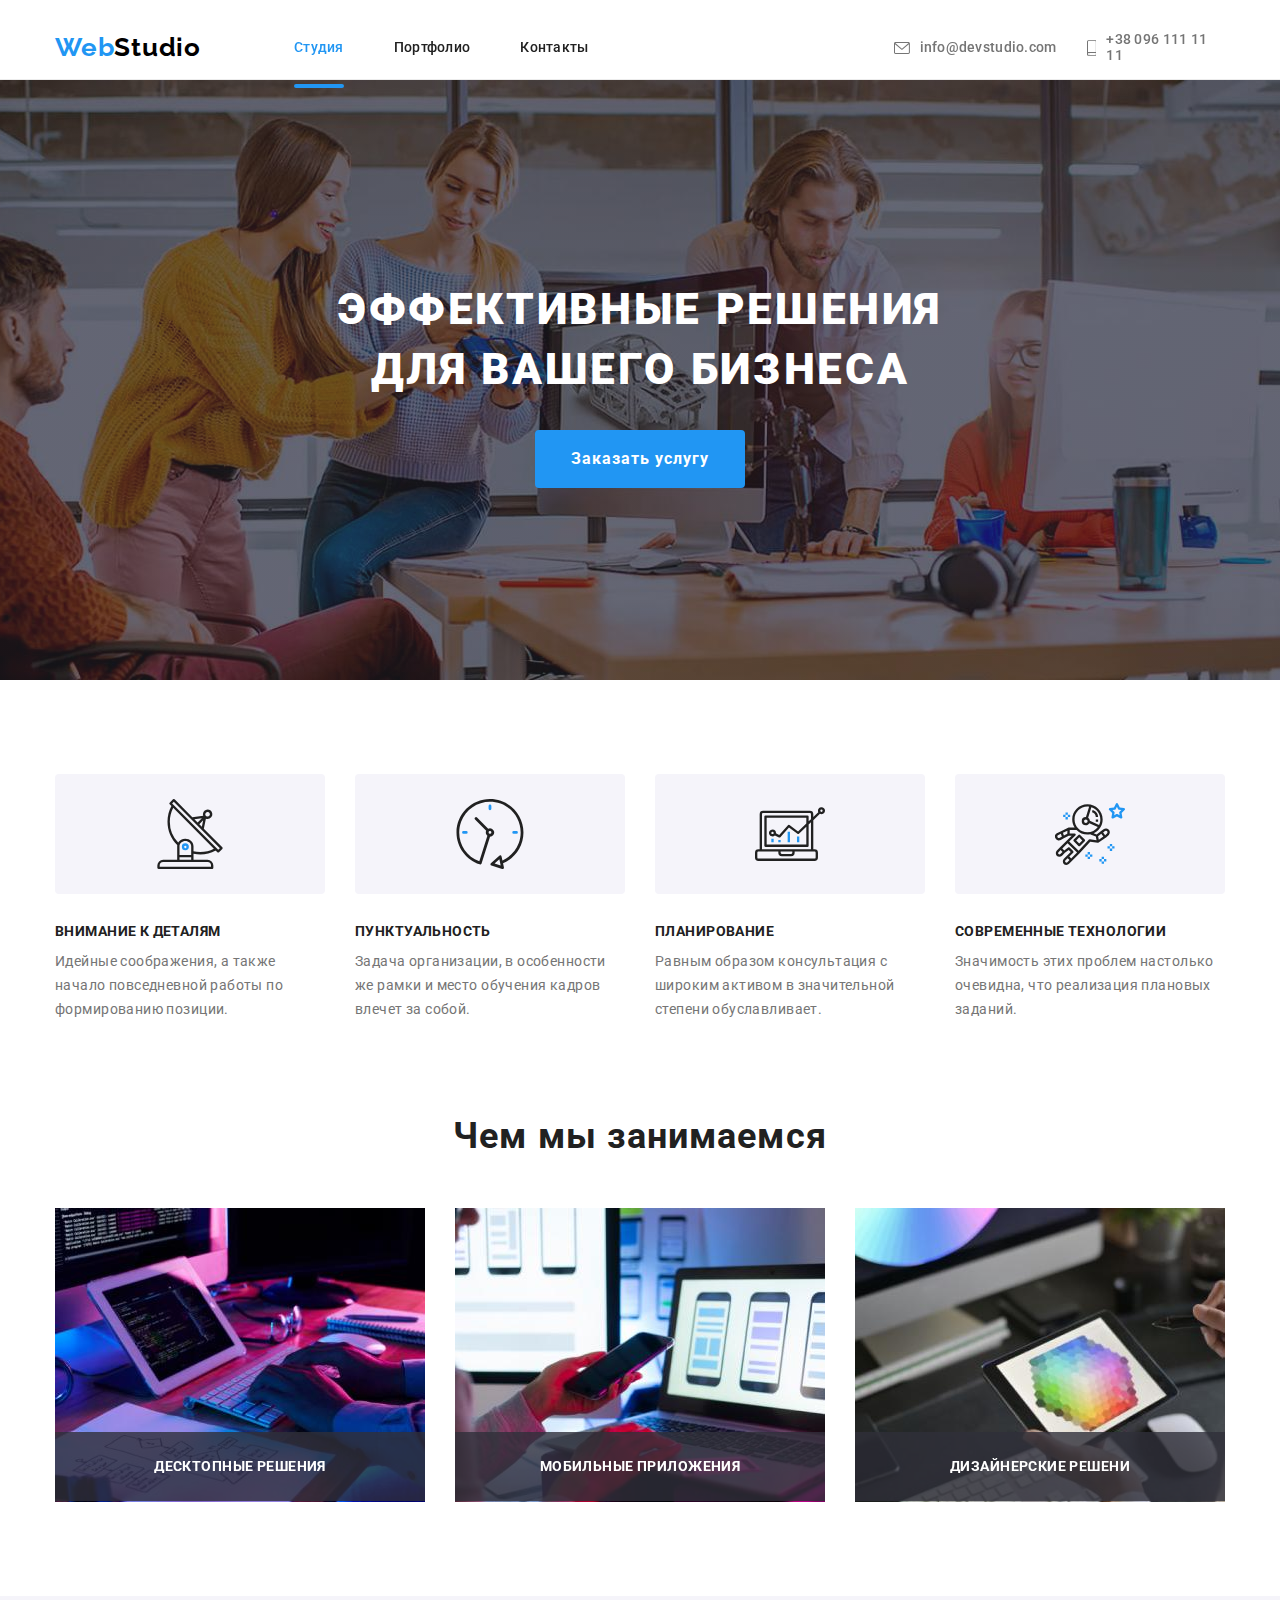
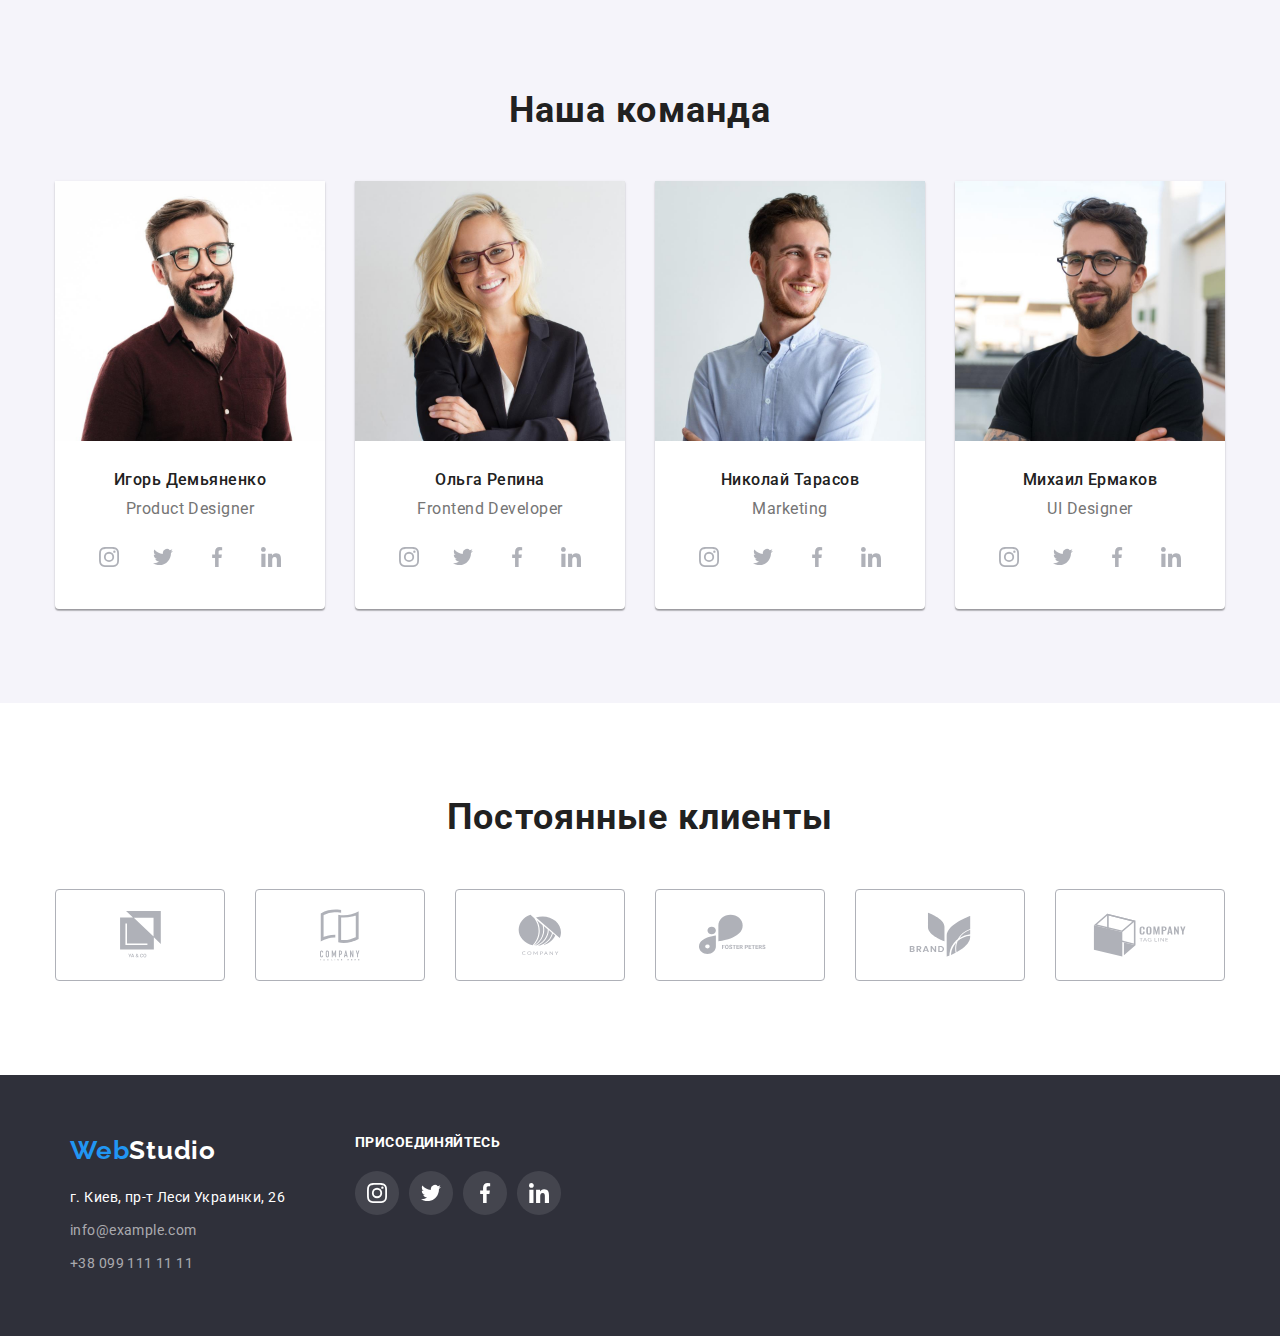
<file: index.html>
<!DOCTYPE html>
<html lang="ru">
    <head>
        <meta charset="UTF-8">
        <meta http-equiv="X-UA-Compatible" content="IE=edge">
        <meta name="viewport" content="width=device-width, initial-scale=1.0">
        <title>Студия</title>
        <link rel="preconnect" href="https://fonts.googleapis.com">
        <link rel="preconnect" href="https://fonts.gstatic.com" crossorigin>
        <link href="https://fonts.googleapis.com/css2?family=Raleway:wght@700&family=Roboto:wght@400;500;700;900&display=swap"
            rel="stylesheet">
        <link rel="stylesheet" href="./css/modern-normalize.css">
        <link rel="stylesheet" href="./css/styles.css">
    </head>
    <body>
        
            <!-- Header -->
            <header class="header">
                <div class="container main-header">
                    <nav class="nav-list">
                        <a href="./index.html" class="logo-header"><span class="web-header">Web</span><span class="studio-header">Studio</span></a>
                        <ul class="header-list">
                            <li><a class="current" href="./index.html">Студия</a></li>
                            <li><a href="./portfolio.html">Портфолио</a></li>
                            <li><a href="">Контакты</a></li>
                        </ul>
                    </nav>
                    
                    <div class="header-contatcs-list">                      
                        <a href="mailto:info@devstudio.com">
                            <svg class="icon contacts-icon" width="16" height="12">
                                <use href="./images/icons.svg#icon-mail"></use>
                            </svg>info@devstudio.com</a>                      
                        <a href="tel:+380961111111">
                            <svg class="icon contacts-icon" width="10" height="16">
                                <use href="./images/icons.svg#icon-smartphone"></use>
                            </svg>+38 096 111 11 11</a>
                    </div>
                </div>
            </header>
            <!-- End of Header -->

            <!-- Main Section -->
            <main>

                <!-- Hero section -->
                <section class="hero-section">
                    <div class="container hero-section-container">
                        <h1 class="hero-header">Эффективные решения для вашего бизнеса</h1>
                        <button class="hero-button" type="button" data-modal-open>Заказать услугу</button>
                    </div>
                </section>
                
                <!-- Modal Window -->
                <div class="backdrop is-hidden" data-modal> 
                    <div class="modal">
                        <button class="close-btn" type="button" data-modal-close>
                            <svg class="icon close-btn-icon" width="18" height="18">
                                <use href="./images/icons.svg#icon-close-button"></use>
                            </svg>
                        </button>
                    </div>
                </div>
                <!-- End of Hero section -->                               
                    
                <!-- Features -->
                <section class="section features-section">
                    <div class="container second-background-color">
                        <h2 class="features">Особенности</h2>
                        <ul class="features-list">
                        <li>
                            <div class="features-icon">
                                <svg class="icon" width="70" height="70">
                                    <use href="./images/icons.svg#icon-antenna"></use>
                                </svg>
                            </div>
                            <h3 class="features-header">Внимание к деталям</h3>
                            <p class="features-paragraph">Идейные соображения, а также начало повседневной работы по формированию позиции.</p>
                        </li>
                        <li>
                            <div class="features-icon">
                                <svg class="icon" width="70" height="70">
                                    <use href="./images/icons.svg#icon-clock"></use>
                                </svg>
                            </div>
                            <h3 class="features-header">Пунктуальность</h3>
                            <p class="features-paragraph">Задача организации, в особенности же рамки и место обучения кадров влечет за собой.</p>
                        </li>
                        <li>
                            <div class="features-icon">
                                <svg class="icon" width="70" height="70">
                                    <use href="./images/icons.svg#icon-diagram"></use>
                                </svg>
                            </div>
                            <h3 class="features-header">Планирование</h3>
                            <p class="features-paragraph">Равным образом консультация с широким активом в значительной степени обуславливает.</p>
                        </li>
                        <li>
                            <div class="features-icon">
                                <svg class="icon" width="70" height="70">
                                    <use href="./images/icons.svg#icon-astronaut"></use>
                                </svg>
                            </div>
                            <h3 class="features-header">Современные технологии</h3>
                            <p class="features-paragraph">Значимость этих проблем настолько очевидна, что реализация плановых заданий.</p>
                        </li>
                        </ul>
                    </div>
                </section>
                <!-- End of Features -->
                    
                <!-- Our work -->
                
                <section class="section">
                    <div class="container second-background-color">
                        <h2 class="our-work">Чем мы занимаемся</h2>
                        <ul class="our-work-images-list">
                            <li>
                                <div class="work-thumb">
                                    <img src="./images/box1.jpg" width="370" alt="десктопные решения">
                                    <div class="description-block">
                                        <h3 class="work-description">десктопные решения</h3>
                                    </div>
                                </div>
                            </li>

                            <li>                                                      
                                <div class="work-thumb">
                                    <img src="./images/box2.jpg" width="370" alt="мобильные приложения">
                                    <div class="description-block">
                                        <h3 class="work-description">мобильные приложения</h3>
                                    </div>
                                </div>
                            </li>

                            <li>
                                <div class="work-thumb">
                                    <img src="./images/box3.jpg" width="370" alt="дизайнерские решения">
                                    <div class="description-block">
                                        <h3 class="work-description">дизайнерские решени</h3>
                                    </div>
                                </div>
                            </li>
                        </ul>
                    </div>
                </section>                                       
                <!-- End of Our work -->
                 
                <!-- Our Team -->
                <section class="section our-team-section">
                    <div class="container">
                        <h2 class="our-team-header">Наша команда</h2>
                        <ul class="our-team-list">
                            <li class="cards">
                                <img src="./images/demyanenko.jpg" width="270" alt="фото Игоря Демьяненка">
                                <div class="our-team-name-subsection">
                                    <h3 class="our-team-list-item-header">Игорь Демьяненко</h3>
                                    <p class="our-team-list-item-paragraph">Product Designer</p>
                                    <ul class="team-social-links">
                                        <li class="links">
                                            <a href="https://www.instagram.com/" target="_blank" rel="noreferrer noopener"> 
                                                <svg class="icon" width="20" height="20">
                                                    <use href="./images/icons.svg#icon-instagram"></use>
                                                </svg>
                                            </a>
                                        </li>
                                        <li class="links">
                                            <a href="https://twitter.com/" target="_blank" rel="noreferrer noopener"> 
                                                <svg class="icon" width="20" height="20">
                                                    <use href="./images/icons.svg#icon-twitter"></use>
                                                </svg></a>
                                        </li>
                                        <li class="links">
                                            <a href="https://www.facebook.com/" target="_blank" rel="noreferrer noopener"> 
                                                <svg class="icon" width="20" height="20">
                                                    <use href="./images/icons.svg#icon-facebook"></use>
                                                </svg></a>
                                        </li>
                                        <li class="links">
                                            <a href="https://www.linkedin.com/" target="_blank" rel="noreferrer noopener"> 
                                                <svg class="icon" width="20" height="20">
                                                    <use href="./images/icons.svg#icon-linkedin"></use>
                                                </svg></a>
                                        </li>
                                    </ul>
                                </div>
                            </li>
                            <li class="cards">
                                <img src="./images/repina.jpg" width="270" alt="фото Ольгb Репинjq">
                                <div class="our-team-name-subsection">
                                    <h3 class="our-team-list-item-header">Ольга Репина</h3>
                                    <p class="our-team-list-item-paragraph">Frontend Developer</p>
                                    <ul class="team-social-links">
                                        <li class="links">
                                            <a href="https://www.instagram.com/" target="_blank" rel="noreferrer noopener">
                                                <svg class="icon" width="20" height="20">
                                                    <use href="./images/icons.svg#icon-instagram"></use>
                                                </svg>
                                            </a>
                                        </li>
                                        <li class="links">
                                            <a href="https://twitter.com/" target="_blank" rel="noreferrer noopener">
                                                <svg class="icon" width="20" height="20">
                                                    <use href="./images/icons.svg#icon-twitter"></use>
                                                </svg></a>
                                        </li>
                                        <li class="links">
                                            <a href="https://www.facebook.com/" target="_blank" rel="noreferrer noopener">
                                                <svg class="icon" width="20" height="20">
                                                    <use href="./images/icons.svg#icon-facebook"></use>
                                                </svg></a>
                                        </li>
                                        <li class="links">
                                            <a href="https://www.linkedin.com/" target="_blank" rel="noreferrer noopener">
                                                <svg class="icon" width="20" height="20">
                                                    <use href="./images/icons.svg#icon-linkedin"></use>
                                                </svg></a>
                                        </li>
                                    </ul>
                                </div>
                            </li>
                            <li class="cards">
                                <img src="./images/tarasov.jpg" width="270" alt="фото Николая Тарасова">
                                <div class="our-team-name-subsection">
                                    <h3 class="our-team-list-item-header">Николай Тарасов</h3>
                                    <p class="our-team-list-item-paragraph">Marketing</p>
                                    <ul class="team-social-links">
                                        <li class="links">
                                            <a href="https://www.instagram.com/" target="_blank" rel="noreferrer noopener">
                                                <svg class="icon" width="20" height="20">
                                                    <use href="./images/icons.svg#icon-instagram"></use>
                                                </svg>
                                            </a>
                                        </li>
                                        <li class="links">
                                            <a href="https://twitter.com/" target="_blank" rel="noreferrer noopener">
                                                <svg class="icon" width="20" height="20">
                                                    <use href="./images/icons.svg#icon-twitter"></use>
                                                </svg></a>
                                        </li>
                                        <li class="links">
                                            <a href="https://www.facebook.com/" target="_blank" rel="noreferrer noopener">
                                                <svg class="icon" width="20" height="20">
                                                    <use href="./images/icons.svg#icon-facebook"></use>
                                                </svg></a>
                                        </li>
                                        <li class="links">
                                            <a href="https://www.linkedin.com/" target="_blank" rel="noreferrer noopener">
                                                <svg class="icon" width="20" height="20">
                                                    <use href="./images/icons.svg#icon-linkedin"></use>
                                                </svg></a>
                                        </li>
                                    </ul>
                                </div>
                            </li>
                            <li class="cards">
                                <img src="./images/ermakov.jpg" width="270" alt="фото Михаила Ермакова">
                                <div class="our-team-name-subsection">
                                    <h3 class="our-team-list-item-header">Михаил Ермаков</h3>
                                    <p class="our-team-list-item-paragraph">UI Designer</p>
                                    <ul class="team-social-links">
                                        <li class="links">
                                            <a href="https://www.instagram.com/" target="_blank" rel="noreferrer noopener">
                                                <svg class="icon" width="20" height="20">
                                                    <use href="./images/icons.svg#icon-instagram"></use>
                                                </svg>
                                            </a>
                                        </li>
                                        <li class="links">
                                            <a href="https://twitter.com/" target="_blank" rel="noreferrer noopener">
                                                <svg class="icon" width="20" height="20">
                                                    <use href="./images/icons.svg#icon-twitter"></use>
                                                </svg></a>
                                        </li>
                                        <li class="links">
                                            <a href="https://www.facebook.com/" target="_blank" rel="noreferrer noopener">
                                                <svg class="icon" width="20" height="20">
                                                    <use href="./images/icons.svg#icon-facebook"></use>
                                                </svg></a>
                                        </li>
                                        <li class="links">
                                            <a href="https://www.linkedin.com/" target="_blank" rel="noreferrer noopener">
                                                <svg class="icon" width="20" height="20">
                                                    <use href="./images/icons.svg#icon-linkedin"></use>
                                                </svg></a>
                                        </li>
                                    </ul>
                                </div>
                            </li>
                        </ul>
                    </div>
                </section>
                <!-- End of Our Team -->

                <!-- Clients -->
                <section class="section our-clients">
                    <div class="container">
                        <h2 class="our-clients-header">Постоянные клиенты</h2>
                        <ul class="our-clients-list">
                            <li class="clients-items">
                                <a href="#" target="_blank" rel="noreferrer noopener">
                                    <svg class="icon" width="41" height="46.7">
                                        <use href="./images/icons.svg#icon-logo1"></use>
                                    </svg>
                                </a>
                            </li>
                            <li class="clients-items">
                                <a href="#" target="_blank" rel="noreferrer noopener">
                                    <svg class="icon" width="40" height="52">
                                        <use href="./images/icons.svg#icon-logo2"></use>
                                    </svg>
                                </a>
                            </li>
                            <li class="clients-items">
                                <a href="#" target="_blank" rel="noreferrer noopener">
                                    <svg class="icon" width="43.46" height="41.18">
                                        <use href="./images/icons.svg#icon-logo3"></use>
                                    </svg>
                                </a>
                            </li>
                            <li class="clients-items">
                                <a href="#" target="_blank" rel="noreferrer noopener">
                                    <svg class="icon" width="84.44" height="40.62">
                                        <use href="./images/icons.svg#icon-logo4"></use>
                                    </svg>
                                </a>
                            </li>
                            <li class="clients-items">
                                <a href="#" target="_blank" rel="noreferrer noopener">
                                    <svg class="icon" width="62.54" height="45.43">
                                        <use href="./images/icons.svg#icon-logo5"></use>
                                    </svg>
                                </a>
                            </li>
                            <li class="clients-items">
                                <a href="#" target="_blank" rel="noreferrer noopener">
                                    <svg class="icon" width="93.79" height="43.93">
                                        <use href="./images/icons.svg#icon-logo6"></use>
                                    </svg>
                                </a>
                            </li>
                        </ul>
                    </div>
                </section>
            </main>
            <!-- End of Main Section -->
            
            <!-- Footer -->
            <footer class="footer">
                <div class="container footer-sections">
                    <div>
                        <a href="./index.html" class="logo-footer"><span class="web-footer">Web</span><span class="studio-footer">Studio</span></a>
                        <address class="address-list">
                            <p class="address">г. Киев, пр-т Леси Украинки, 26</p>
                            <a class="contacts-mail-tel" href="mailto:info@example.com">info@example.com</a>
                            <a class="contacts-mail-tel" href="tel:+380991111111">+38 099 111 11 11</a>
                        </address>
                    </div>

                    <div class="add-to-us">
                        <h2 class="add-to-us-header">Присоединяйтесь</h2>
                        <ul class="add-to-us-list">
                            <li class="add-to-us-links">
                                <a href="https://www.instagram.com/" target="_blank" rel="noreferrer noopener">
                                    <svg class="icon" width="20" height="20">
                                        <use href="./images/icons.svg#icon-instagram-footer"></use>
                                    </svg>
                                </a>
                            </li>
                            <li class="add-to-us-links">
                                <a href="https://twitter.com/" target="_blank" rel="noreferrer noopener">
                                    <svg class="icon" width="20" height="20">
                                        <use href="./images/icons.svg#icon-twitter-footer"></use>
                                    </svg>
                                </a>
                            </li>
                            <li class="add-to-us-links">
                                <a href="https://www.facebook.com/" target="_blank" rel="noreferrer noopener">
                                    <svg class="icon" width="20" height="20">
                                        <use href="./images/icons.svg#icon-facebook-footer"></use>
                                    </svg>
                                </a>
                            </li>
                            <li class="add-to-us-links">
                                <a href="https://www.linkedin.com/" target="_blank" rel="noreferrer noopener">
                                    <svg class="icon" width="20" height="20">
                                        <use href="./images/icons.svg#icon-linkedin-footer"></use>
                                    </svg>
                                </a>
                            </li>
                        </ul>
                    </div>
                </div>
            </footer>
            <!-- End of Footer -->
        <script src="./js/modal.js"></script>
    </body>
</html>
</file>
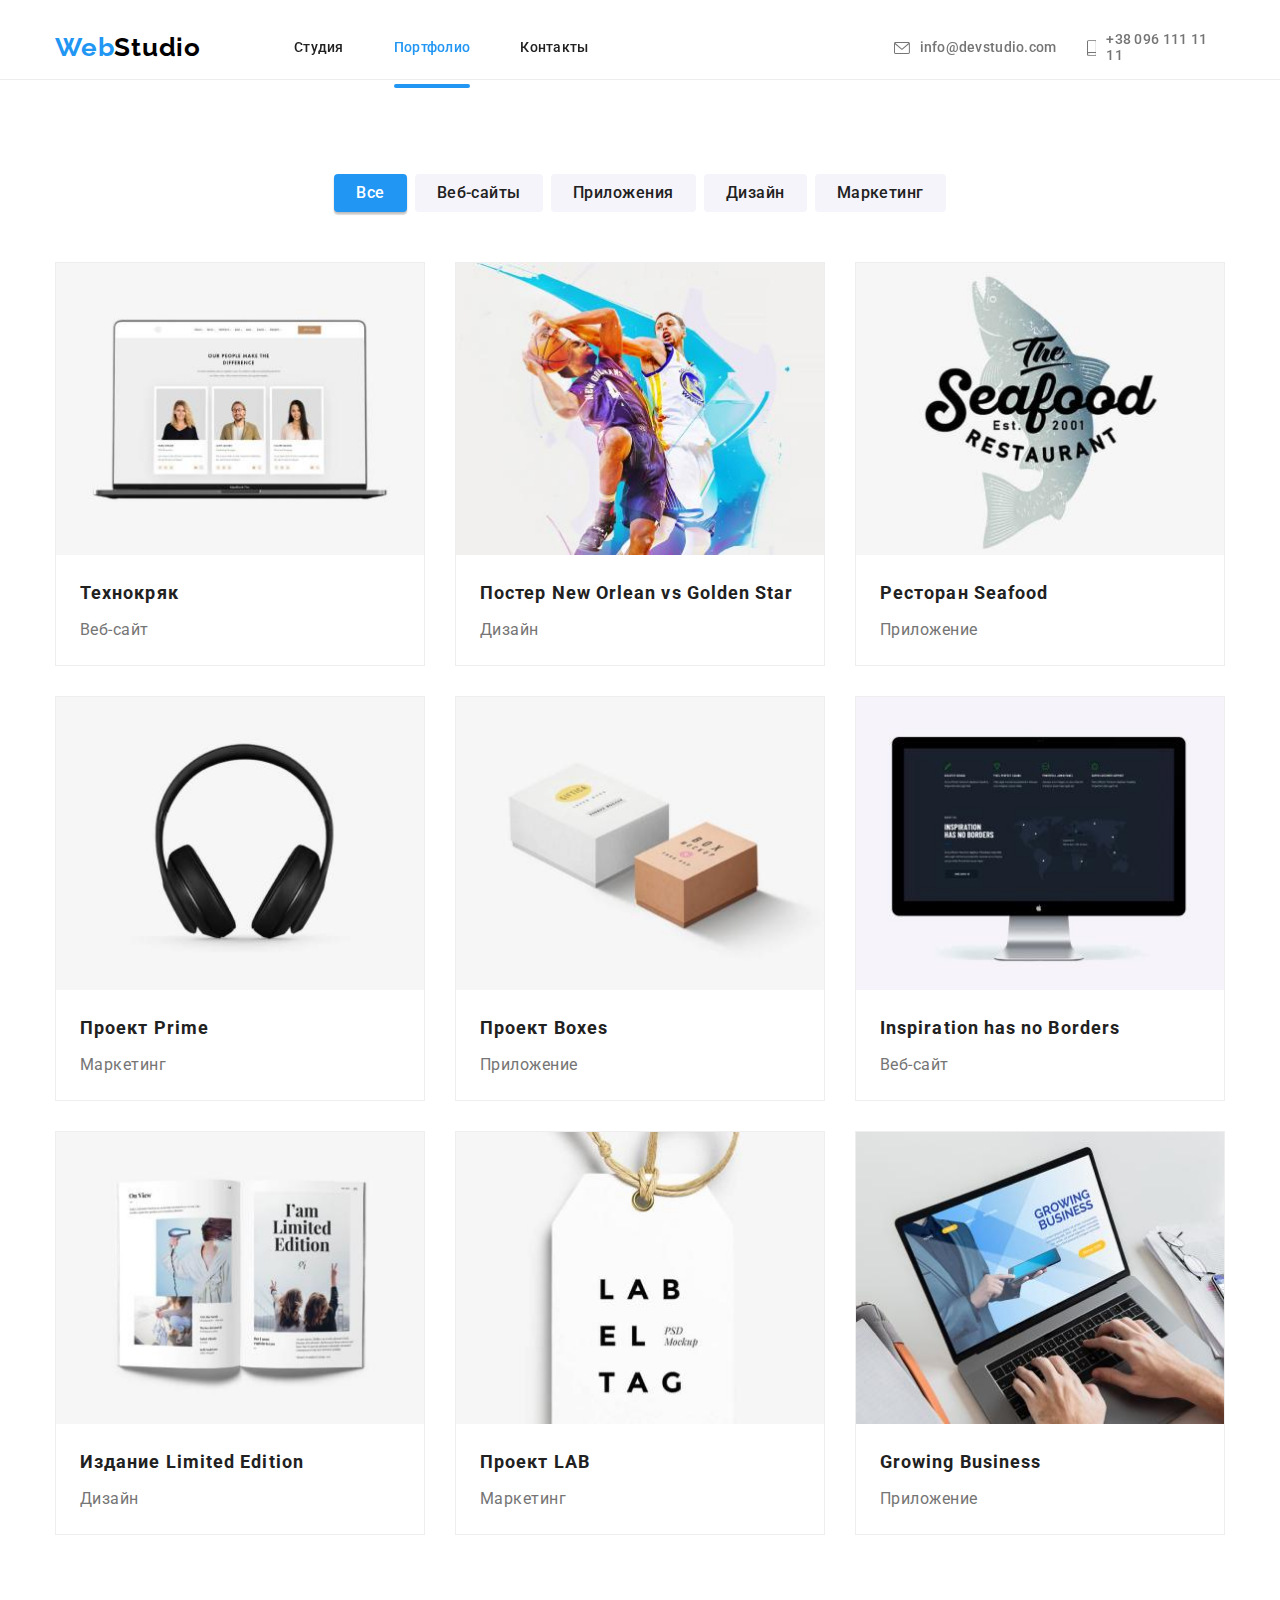
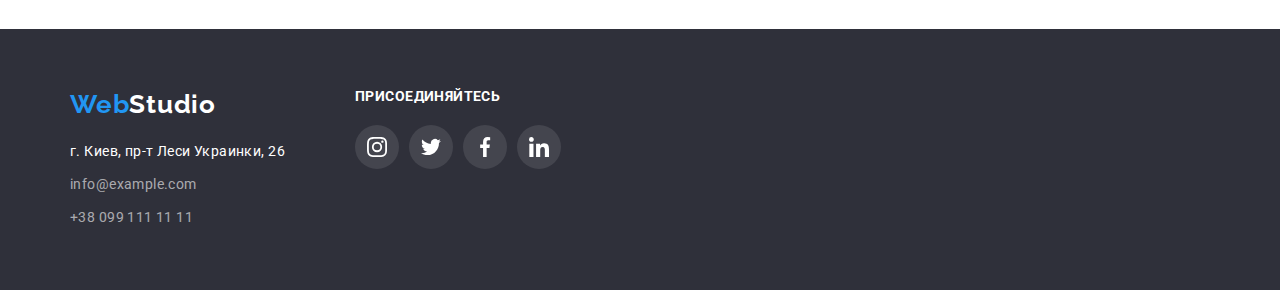
<file: portfolio.html>
<!DOCTYPE html>
<html lang="ru">
    <head>
        <meta charset="UTF-8">
        <meta http-equiv="X-UA-Compatible" content="IE=edge">
        <meta name="viewport" content="width=device-width, initial-scale=1.0">
        <title>Портфолио</title>
        <link rel="preconnect" href="https://fonts.googleapis.com">
        <link rel="preconnect" href="https://fonts.gstatic.com" crossorigin>
        <link href="https://fonts.googleapis.com/css2?family=Raleway:wght@700&family=Roboto:wght@400;500;700;900&display=swap"
            rel="stylesheet">
        <link rel="stylesheet" href="./css/modern-normalize.css">
        <link rel="stylesheet" href="./css/styles.css">
    </head>

    <body>
        
            <!-- Header -->
            <header class="header">
                <div class="container main-header">
                    <nav class="nav-list">
                        <a href="./index.html" class="logo-header"><span class="web-header">Web</span><span
                                class="studio-header">Studio</span></a>
                        <ul class="header-list">
                            <li><a href="./index.html">Студия</a></li>
                            <li><a class="current" href="./portfolio.html">Портфолио</a></li>
                            <li><a href="">Контакты</a></li>
                        </ul>
                    </nav>
            
                    <div class="header-contatcs-list">
                        <a href="mailto:info@devstudio.com">
                            <svg class="icon contacts-icon" width="16" height="12">
                                <use href="./images/icons.svg#icon-mail"></use>
                            </svg>info@devstudio.com</a>
                        <a href="tel:+380961111111">
                            <svg class="icon contacts-icon" width="10" height="16">
                                <use href="./images/icons.svg#icon-smartphone"></use>
                            </svg>+38 096 111 11 11</a>
                    </div>
                </div>
            </header>
            <!-- End of Header -->

            <!-- Main Section -->
            <main>
                <section class="section main-section">
                    <div class="container">
                        <ul class="filter-list">
                            <li><button class="filter-buttons current-button" type="button">Все</button></li>
                            <li><button class="filter-buttons" type="button">Веб-сайты</button></li>
                            <li><button class="filter-buttons" type="button">Приложения</button></li>
                            <li><button class="filter-buttons" type="button">Дизайн</button></li>
                            <li><button class="filter-buttons" type="button">Маркетинг</button></li>
                        </ul>
                                               
                        <ul class="block-list">
                            <li class="block">
                                <div class="portfolio-overlay">
                                    <img src="./images/techcrack.jpg" width="370" alt="ноутбук с фото трех контактов">
                                    <p class="overlay-text">Технокряк это современная площадка распространения коронавируса. 
                                    Компании используют эту платформу для цифрового шпионажа и атак на защищённые сервера конкурентов.</p>
                                </div>

                                <div class="sub-block">
                                    <h3 class="block-header">Технокряк</h3>
                                    <p class="block-paragraph">Веб-сайт</p>
                                </div>
                            </li>

                            <li class="block">
                                <div class="portfolio-overlay">
                                    <img src="./images/poster-new-orlean-vs-golden-star.jpg" width="370" alt="постер двух баскетболистов">
                                    <p class="overlay-text">Lorem ipsum dolor sit amet, consectetur adipisicing elit. 
                                    Ex recusandae tempore ratione porro pariatur consectetur ipsam rerum, numquam minus sint.</p>
                                </div>
                                <div class="sub-block">
                                    <h3 class="block-header">Постер New Orlean vs Golden Star</h3>
                                    <p class="block-paragraph">Дизайн</p>
                                </div>
                            </li>

                            <li class="block">
                                <div class="portfolio-overlay">
                                    <img src="./images/restaurant-seafood.jpg" width="370" alt="постер ресторана морепродуктов">
                                    <p class="overlay-text">Lorem ipsum dolor sit amet, consectetur adipisicing elit.
                                    Ex recusandae tempore ratione porro pariatur consectetur ipsam rerum, numquam minus sint.</p>
                                </div>                             
                                <div class="sub-block">
                                    <h3 class="block-header">Ресторан Seafood</h3>
                                    <p class="block-paragraph">Приложение</p>
                                </div>
                            </li>

                            <li class="block">
                                <div class="portfolio-overlay">
                                    <img src="./images/project-prime.jpg" width="370" alt="фото наушников">
                                    <p class="overlay-text">Lorem ipsum dolor sit amet, consectetur adipisicing elit.
                                    Ex recusandae tempore ratione porro pariatur consectetur ipsam rerum, numquam minus sint.</p>
                                </div>
                                <div class="sub-block">
                                    <h3 class="block-header">Проект Prime</h3>
                                    <p class="block-paragraph">Маркетинг</p>
                                </div>
                            </li>

                            <li class="block">
                                <div class="portfolio-overlay">
                                    <img src="./images/project-boxes.jpg" width="370" alt="фото двух коробок">
                                    <p class="overlay-text">Lorem ipsum dolor sit amet, consectetur adipisicing elit.
                                    Ex recusandae tempore ratione porro pariatur consectetur ipsam rerum, numquam minus sint.</p>
                                </div>
                                <div class="sub-block">
                                    <h3 class="block-header">Проект Boxes</h3>
                                    <p class="block-paragraph">Приложение</p>
                                </div>
                            </li>
                            
                            <li class="block">
                                <div class="portfolio-overlay">
                                    <img src="./images/inspiration-has-no-borders.jpg" width="370" alt="фото аймака с картой мира">
                                    <p class="overlay-text">Lorem ipsum dolor sit amet, consectetur adipisicing elit.
                                    Ex recusandae tempore ratione porro pariatur consectetur ipsam rerum, numquam minus sint.</p>
                                </div>
                                <div class="sub-block">
                                    <h3 class="block-header">Inspiration has no Borders</h3>
                                    <p class="block-paragraph">Веб-сайт</p>
                                </div>
                            </li>

                            <li class="block">
                                <div class="portfolio-overlay">
                                    <img src="./images/limited-edition.jpg" width="370" alt="фото книги ограниченого издания">
                                    <p class="overlay-text">Lorem ipsum dolor sit amet, consectetur adipisicing elit.
                                    Ex recusandae tempore ratione porro pariatur consectetur ipsam rerum, numquam minus sint.</p>
                                </div>
                                <div class="sub-block">
                                    <h3 class="block-header">Издание Limited Edition</h3>
                                    <p class="block-paragraph">Дизайн</p>
                                </div>
                            </li>
                            <li class="block">
                                <div class="portfolio-overlay">
                                    <img src="./images/project-lab.jpg" width="370" alt="фото лейбла">
                                    <p class="overlay-text">Lorem ipsum dolor sit amet, consectetur adipisicing elit.
                                    Ex recusandae tempore ratione porro pariatur consectetur ipsam rerum, numquam minus sint.</p>
                                </div>
                                <div class="sub-block">
                                    <h3 class="block-header">Проект LAB</h3>
                                    <p class="block-paragraph">Маркетинг</p>
                                </div>
                            </li>

                            <li class="block">
                                <div class="portfolio-overlay">
                                    <img src="./images/growing-buisnes.jpg" width="370" alt="фото макбука в рабочей обстановке">
                                    <p class="overlay-text">Lorem ipsum dolor sit amet, consectetur adipisicing elit.
                                    Ex recusandae tempore ratione porro pariatur consectetur ipsam rerum, numquam minus sint.</p>
                                </div>
                                <div class="sub-block">
                                    <h3 class="block-header">Growing Business</h3>
                                    <p class="block-paragraph">Приложение</p>
                                </div>
                            </li>
                        </ul>
                    </div>
                </section>
            </main>

            <!-- Footer -->
            <footer class="footer">
                <div class="container footer-sections">
                    <div>
                        <a href="./index.html" class="logo-footer"><span class="web-footer">Web</span><span
                                class="studio-footer">Studio</span></a>
                        <address class="address-list">
                            <p class="address">г. Киев, пр-т Леси Украинки, 26</p>
                            <a class="contacts-mail-tel" href="mailto:info@example.com">info@example.com</a>
                            <a class="contacts-mail-tel" href="tel:+380991111111">+38 099 111 11 11</a>
                        </address>
                    </div>
            
                    <div class="add-to-us">
                        <h2 class="add-to-us-header">Присоединяйтесь</h2>
                        <ul class="add-to-us-list">
                            <li class="add-to-us-links">
                                <a href="https://www.instagram.com/" target="_blank" rel="noreferrer noopener">
                                    <svg class="icon" width="20" height="20">
                                        <use href="./images/icons.svg#icon-instagram-footer"></use>
                                    </svg>
                                </a>
                            </li>
                            <li class="add-to-us-links">
                                <a href="https://twitter.com/" target="_blank" rel="noreferrer noopener">
                                    <svg class="icon" width="20" height="20">
                                        <use href="./images/icons.svg#icon-twitter-footer"></use>
                                    </svg>
                                </a>
                            </li>
                            <li class="add-to-us-links">
                                <a href="https://www.facebook.com/" target="_blank" rel="noreferrer noopener">
                                    <svg class="icon" width="20" height="20">
                                        <use href="./images/icons.svg#icon-facebook-footer"></use>
                                    </svg>
                                </a>
                            </li>
                            <li class="add-to-us-links">
                                <a href="https://www.linkedin.com/" target="_blank" rel="noreferrer noopener">
                                    <svg class="icon" width="20" height="20">
                                        <use href="./images/icons.svg#icon-linkedin-footer"></use>
                                    </svg>
                                </a>
                            </li>
                        </ul>
                    </div>
                </div>
            </footer>
            <!-- End of Footer -->
    </body>
</html>
</file>
<file: css/styles.css>
:root {
  --brand-color: #2196f3;
  --main-color: #000000;
  --second-main-color: #ffffff;
  --secondary-color: #212121;
  --contacts-color-header: #757575;
  --contacts-color-footer: #ffffff99;
  --background-color-main: #2f303a;
  --background-color-second: #ffffff;
  --background-color-third: #f5f4fa;
  --border-block-portfolio-page: #eeeeee;
  --icons-color: #afb1b8;
  --animation-time: 250ms;
  --cubic: cubic-bezier(0.4, 0, 0.2, 1);
  --header-height: 80px;
}

/* Reset Styles */
h1,
h2,
h3,
h4,
h5,
h6,
p,
ul {
  margin: 0px;
  padding: 0px;
  list-style: none;
}
/* End of Reset Styles */

body {
  font-family: "Roboto", sans-serif;
  color: var(--secondary-color);
  padding-top: 80px;
}
li {
  list-style-type: none;
}
a {
  text-decoration: none;
}
img {
  display: block;
  max-width: 100%;
}
.container {
  width: 1200px;
  margin-left: auto;
  margin-right: auto;
  padding-left: 15px;
  padding-right: 15px;
  /* outline: 1px red solid; */
}
.section {
  padding-bottom: 94px;
}

/* Header */

/* Logo Header */
.logo-header {
  font-family: "Raleway", sans-serif;
  text-decoration: none;
  font-weight: 700;
  font-size: 26px;
  line-height: 1.19;
  letter-spacing: 0.03em;
  padding-top: 24px;
  padding-bottom: 24px;
  transition: text-decoration var(--animation-time) var(--cubic);
}
.logo-header:focus,
.logo-header:hover {
  text-decoration: underline var(--brand-color);
}
.web-header {
  color: var(--brand-color);
}
.studio-header {
  color: var(--main-color);
}
/* End of Logo Header */

/* Main Header */
.main-header {
  display: flex;
  align-items: center;
}
.header {
  background-color: var(--background-color-second);
  font-weight: 500;
  font-size: 14px;
  line-height: 1.14;
  letter-spacing: 0.02em;
  border-bottom: 1px solid #ececec;
  height: var(--header-height);
  position: fixed;
  width: 100%;
  top: 0;
  left: 0;
  z-index: 2;
}

.nav-list {
  display: flex;
  align-items: center;
}

.header-list {
  display: flex;
  margin-left: 93px;
  margin-right: 305px;
  padding-left: 0px;
}

.header-list a {
  color: var(--secondary-color);
  display: block;
  padding-bottom: 32px;
  padding-top: 32px;
  position: relative;
  transition: color var(--animation-time) var(--cubic);
}
.header-list li:not(:last-child) {
  margin-right: 50px;
}

.header-list a:hover,
.header-list a:focus {
  color: var(--brand-color);
}
.header-list .current {
  color: var(--brand-color);
}
.header-list a::after {
  content: "";
  position: absolute;
  left: 0;
  bottom: 0;
  display: block;
  width: 100%;
  height: 4px;
  border-radius: 2px;
  background-color: var(--brand-color);
  opacity: 0;
  transition: opacity var(--animation-time) var(--cubic);
}
.header-list a:hover:after,
.header-list a:focus:after {
  opacity: 1;
}
.header-list .current::after {
  opacity: 1;
}
.header-contatcs-list {
  display: flex;
}
.header-contatcs-list a {
  display: flex;
  align-items: center;
  color: var(--contacts-color-header);
  padding-top: 32px;
  padding-bottom: 32px;
  padding-right: 0px;
  transition: color var(--animation-time) var(--cubic);
}
.contacts-icon {
  margin-right: 10px;
  fill: currentColor;
}

.header-contatcs-list a:hover,
.header-contatcs-list a:focus {
  color: var(--brand-color);
}
.header-contatcs-list a:not(:last-child) {
  margin-right: 30px;
}
/* End of Header */

/* Hero Section */
.hero-section {
  background-color: var(--background-color-main);
  background-image: linear-gradient(
      to right,
      rgba(47, 48, 58, 0.4) 50%,
      rgba(47, 48, 58, 0.4) 50%
    ),
    url(../images/hero-bckg-img.jpg);
  max-width: 1600px;
  max-height: 600px;
  background-repeat: no-repeat;
  background-size: cover;
  background-position: center;
  margin-left: auto;
  margin-right: auto;
  padding-top: 200px;
  padding-bottom: 200px;
}
.hero-section-container {
  width: 696px;
}
.hero-header {
  color: var(--background-color-second);
  font-weight: 900;
  font-size: 44px;
  line-height: 1.36;
  text-align: center;
  letter-spacing: 0.06em;
  text-transform: uppercase;
  margin-bottom: 30px;
}
.hero-button {
  color: var(--second-main-color);
  background-color: var(--brand-color);
  cursor: pointer;
  border: 4px solid var(--brand-color);
  border-radius: 4px;
  font-family: Roboto, sans-serif;
  font-weight: 700;
  font-size: 16px;
  line-height: 1.87;
  display: flex;
  align-items: center;
  text-align: center;
  letter-spacing: 0.06em;
  padding: 10px 32px;
  margin: 0 auto;
}
.hero-button:hover,
.hero-button:focus {
  border: 4px solid var(--brand-color);
}

/* Modal Window */
.backdrop {
  position: fixed;
  top: 0;
  left: 0;
  width: 100%;
  height: 100%;
  background-color: rgba(0, 0, 0, 0.2);
  cursor: not-allowed;
  opacity: 1;
  transition: opacity var(--animation-time) var(--cubic);
}
.backdrop.is-hidden {
  opacity: 0;
  pointer-events: none;
}
.backdrop.is-hidden .modal {
  transform: translate(-50%, -50%) scale(1.1);
}
.modal {
  position: absolute;
  top: 50%;
  left: 50%;
  width: 528px;
  height: 581px;
  transform: translate(-50%, -50%) scale(1);
  transition: transform var(--animation-time) var(--cubic);
  border-radius: 4px;
  background-color: var(--background-color-second);
  box-shadow: 0px 1px 3px rgba(0, 0, 0, 0.12), 0px 1px 1px rgba(0, 0, 0, 0.14),
    0px 2px 1px rgba(0, 0, 0, 0.2);
  cursor: initial;
}
.close-btn {
  position: absolute;
  top: 8px;
  right: 8px;
  width: 30px;
  height: 30px;
  border-radius: 50%;
  border: solid 1px rgba(0, 0, 0, 0.1);
  background-color: var(--background-color-second);
  cursor: pointer;
  display: flex;
  justify-content: center;
  align-items: center;
}
/* End of Modal Window */
/* End of Hero Section */

/* Features */
.second-background-color {
  background-color: var(--background-color-second);
}
.features {
  display: none;
}
.features-section {
  padding-top: 94px;
}
.features-list {
  display: flex;
  padding-left: 0px;
}
.features-list li {
  width: 270px;
}
.features-icon {
  background-color: var(--background-color-third);
  width: 270px;
  height: 120px;
  border-radius: 4px;
  margin-bottom: 30px;
  display: flex;
  justify-content: center;
  align-items: center;
}
.features-list li:not(:last-child) {
  margin-right: 30px;
}
.features-header {
  color: var(--secondary-color);
  font-weight: 700;
  font-size: 14px;
  line-height: 1.14;
  letter-spacing: 0.03em;
  text-transform: uppercase;
  margin-bottom: 10px;
}
.features-paragraph {
  color: var(--contacts-color-header);
  font-size: 14px;
  line-height: 1.71;
  letter-spacing: 0.03em;
}
/* End of Features */

/* Our Work */
.our-work {
  color: var(--secondary-color);
  font-weight: 700;
  font-size: 36px;
  line-height: 1.16;
  text-align: center;
  letter-spacing: 0.03em;
  margin-bottom: 50px;
}
.our-work-images-list {
  display: flex;
  padding-left: 0px;
}
.our-work-images-list li:not(:last-child) {
  margin-right: 30px;
}
.work-thumb {
  position: relative;
}
.description-block {
  position: absolute;
  bottom: 0;
  display: flex;
  justify-content: center;
  align-items: center;
  width: 370px;
  height: 70px;
}
.work-description {
  width: 100%;
  padding-top: 27px;
  padding-bottom: 27px;
  color: var(--background-color-second);
  background-color: rgba(47, 48, 58, 0.8);
  font-style: normal;
  font-weight: 700;
  font-size: 14px;
  line-height: 1.14;
  text-align: center;
  letter-spacing: 0.03em;
  text-transform: uppercase;
}
/* End of Our Work */

/* Our Team*/
.our-team-section {
  background-color: var(--background-color-third);
  padding-top: 94px;
}
.cards {
  background-color: var(--background-color-second);
  box-shadow: 0px 1px 3px rgba(0, 0, 0, 0.12), 0px 1px 1px rgba(0, 0, 0, 0.14),
    0px 2px 1px rgba(0, 0, 0, 0.2);
  border-radius: 0px 0px 4px 4px;
}
.our-team-list {
  display: flex;
}
.our-team-list .cards:not(:last-child) {
  margin-right: 30px;
}
.our-team-header {
  color: var(--secondary-color);
  font-weight: 700;
  font-size: 36px;
  line-height: 1.16;
  text-align: center;
  letter-spacing: 0.03em;
  margin-bottom: 50px;
}
.our-team-name-subsection {
  padding-top: 30px;
  padding-bottom: 30px;
}
.team-social-links {
  display: flex;
  align-items: center;
  justify-content: center;
}
.team-social-links .links:not(:last-child) {
  margin-right: 10px;
}
.links a {
  fill: var(--icons-color);
  border-radius: 50%;
  width: 44px;
  height: 44px;
  display: flex;
  justify-content: center;
  align-items: center;
  transition: fill var(--animation-time) var(--cubic),
    background-color var(--animation-time) var(--cubic);
}
.links a:focus,
.links a:hover {
  fill: var(--second-main-color);
  background-color: var(--brand-color);
}
.our-team-list-item-header {
  color: var(--secondary-color);
  font-weight: 500;
  font-size: 16px;
  line-height: 1.18;
  text-align: center;
  letter-spacing: 0.03em;
}
.our-team-list-item-paragraph {
  color: var(--contacts-color-header);
  font-size: 16px;
  line-height: 1.18;
  text-align: center;
  letter-spacing: 0.03em;
  margin-top: 10px;
  margin-bottom: 16px;
}
/* End of Team */

/* Clients */
.our-clients-header {
  padding-top: 94px;
  color: var(--secondary-color);
  font-weight: 700;
  font-size: 36px;
  line-height: 1.16;
  text-align: center;
  letter-spacing: 0.03em;
  margin-bottom: 50px;
}
.our-clients-list {
  display: flex;
  align-items: center;
  justify-content: center;
}
.our-clients-list .clients-items {
  display: flex;
  align-items: center;
  justify-content: center;
}
.clients-items a {
  border: 1px solid var(--icons-color);
  fill: var(--icons-color);
  width: 170px;
  height: 92px;
  border-radius: 4px;
  display: flex;
  justify-content: center;
  align-items: center;
  transition: fill var(--animation-time) var(--cubic),
    border var(--animation-time) var(--cubic);
}
.clients-items a:focus,
.clients-items a:hover {
  border: 1px solid var(--brand-color);
  fill: var(--brand-color);
}
.clients-items:not(:last-child) {
  margin-right: 30px;
}
/* End of Clients */

/* Logo Footer */
.logo-footer {
  font-family: "Raleway", sans-serif;
  font-weight: 700;
  text-decoration: none;
  font-size: 26px;
  line-height: 1.19;
  letter-spacing: 0.03em;
  display: inline-block;
  margin-bottom: 20px;
  margin-left: 15px;
  transition: text-decoration var(--animation-time) var(--cubic);
}
.logo-footer:focus,
.logo-footer:hover {
  text-decoration: underline var(--brand-color);
}
.web-footer {
  color: var(--brand-color);
}
.studio-footer {
  color: var(--second-main-color);
}
/* End of Logo Footer */

/* Footer */
.footer {
  background-color: var(--background-color-main);
  padding-top: 60px;
  padding-bottom: 60px;
}
.footer-sections {
  display: flex;
}
.address-list {
  display: flex;
  flex-direction: column;
  margin-left: 15px;
}
.contacts-mail-tel {
  margin-top: 9px;
}
.address {
  color: var(--second-main-color);
  font-style: normal;
  font-weight: 400;
  font-size: 14px;
  line-height: 1.71;
  letter-spacing: 0.03em;
}
.contacts-mail-tel {
  color: var(--contacts-color-footer);
  font-style: normal;
  font-weight: 400;
  font-size: 14px;
  line-height: 1.71;
  letter-spacing: 0.03em;
  transition: color var(--animation-time) var(--cubic);
}
.contacts-mail-tel:hover,
.contacts-mail-tel:focus {
  color: var(--brand-color);
}
.add-to-us {
  display: block;
  width: 206px;
  height: 80px;
  margin-left: 70px;
}
.add-to-us-header {
  font-weight: 700;
  font-size: 14px;
  line-height: 1.14;
  letter-spacing: 0.03em;
  text-transform: uppercase;
  color: var(--second-main-color);
}
.add-to-us-list {
  display: flex;
  align-items: center;
  justify-content: center;
  margin-top: 20px;
}
.add-to-us-links a {
  background-color: #ffffff1a;
  border-radius: 50%;
  fill: var(--second-main-color);
  width: 44px;
  height: 44px;
  display: flex;
  justify-content: center;
  align-items: center;
  transition: background-color var(--animation-time) var(--cubic);
}
.add-to-us-links a:hover,
.add-to-us-links a:focus {
  background-color: var(--brand-color);
}
.add-to-us-links:not(:last-child) {
  margin-right: 10px;
}
/* End of Footer */

/* Portfolio Page */
.main-section {
  background-color: var(--background-color-second);
  padding-top: 94px;
}

/* Buttons */
.filter-list {
  display: flex;
  justify-content: center;
  margin-bottom: 50px;
  padding-left: 0px;
}
.filter-list li:not(:last-child) {
  margin-right: 8px;
}
.filter-buttons {
  color: var(--secondary-color);
  background-color: var(--background-color-third);
  cursor: pointer;
  border: none;
  border-radius: 4px;
  font-family: Roboto, sans-serif;
  font-weight: 500;
  font-size: 16px;
  line-height: 1.62;
  text-align: center;
  letter-spacing: 0.03em;
  padding: 6px 22px;
  transition: color var(--animation-time) var(--cubic),
    background-color var(--animation-time) var(--cubic),
    box-shadow var(--animation-time) var(--cubic);
}
.filter-buttons:focus,
.filter-buttons:hover {
  color: var(--second-main-color);
  background-color: var(--brand-color);
  box-shadow: 0px 3px 1px rgba(0, 0, 0, 0.1), 0px 1px 2px rgba(0, 0, 0, 0.08),
    0px 2px 2px rgba(0, 0, 0, 0.12);
}
.filter-list .current-button {
  color: var(--second-main-color);
  background-color: var(--brand-color);
  box-shadow: 0px 3px 1px rgba(0, 0, 0, 0.1), 0px 1px 2px rgba(0, 0, 0, 0.08),
    0px 2px 2px rgba(0, 0, 0, 0.12);
}
/* End of Buttons */

/* Blocks */
.block-list {
  display: flex;
  flex-wrap: wrap;
  margin-top: -30px;
  margin-right: -30px;
  padding-left: 0px;
}
.block-list > .block {
  flex-basis: calc(100% / 3 - 30px);
  margin-top: 30px;
  margin-right: 30px;
}
.block {
  border: 1px solid var(--border-block-portfolio-page);
  max-width: 370px;
  transition: box-shadow var(--animation-time) var(--cubic);
}
.block:focus,
.block:hover {
  cursor: pointer;
  box-shadow: 0px 1px 1px rgba(0, 0, 0, 0.12), 0px 4px 4px rgba(0, 0, 0, 0.06),
    1px 4px 6px rgba(0, 0, 0, 0.16);
}
.sub-block {
  padding: 20px 24px;
}
.block-header {
  color: var(--secondary-color);
  font-weight: 700;
  font-size: 18px;
  line-height: 2;
  letter-spacing: 0.06em;
}
.block-paragraph {
  color: var(--contacts-color-header);
  font-size: 16px;
  line-height: 1.87;
  letter-spacing: 0.03em;
  margin-top: 4px;
}
.portfolio-overlay {
  position: relative;
  overflow: hidden;
  z-index: 1;
}
.overlay-text {
  position: absolute;
  top: 0;
  left: 0;
  width: 100%;
  height: 100%;
  font-size: 18px;
  line-height: 1.5;
  letter-spacing: 0.03em;
  color: var(--second-main-color);
  background-color: rgba(33, 150, 243, 0.9);
  margin: 0;
  padding: 63px 24px;
  transform: translateY(100%);
  transition: transform var(--animation-time) var(--cubic);
  opacity: 0;
}
.block:hover .overlay-text {
  transform: translateY(0);
  overflow: visible;
  opacity: 1;
}
/* End of Blocks */
</file>
